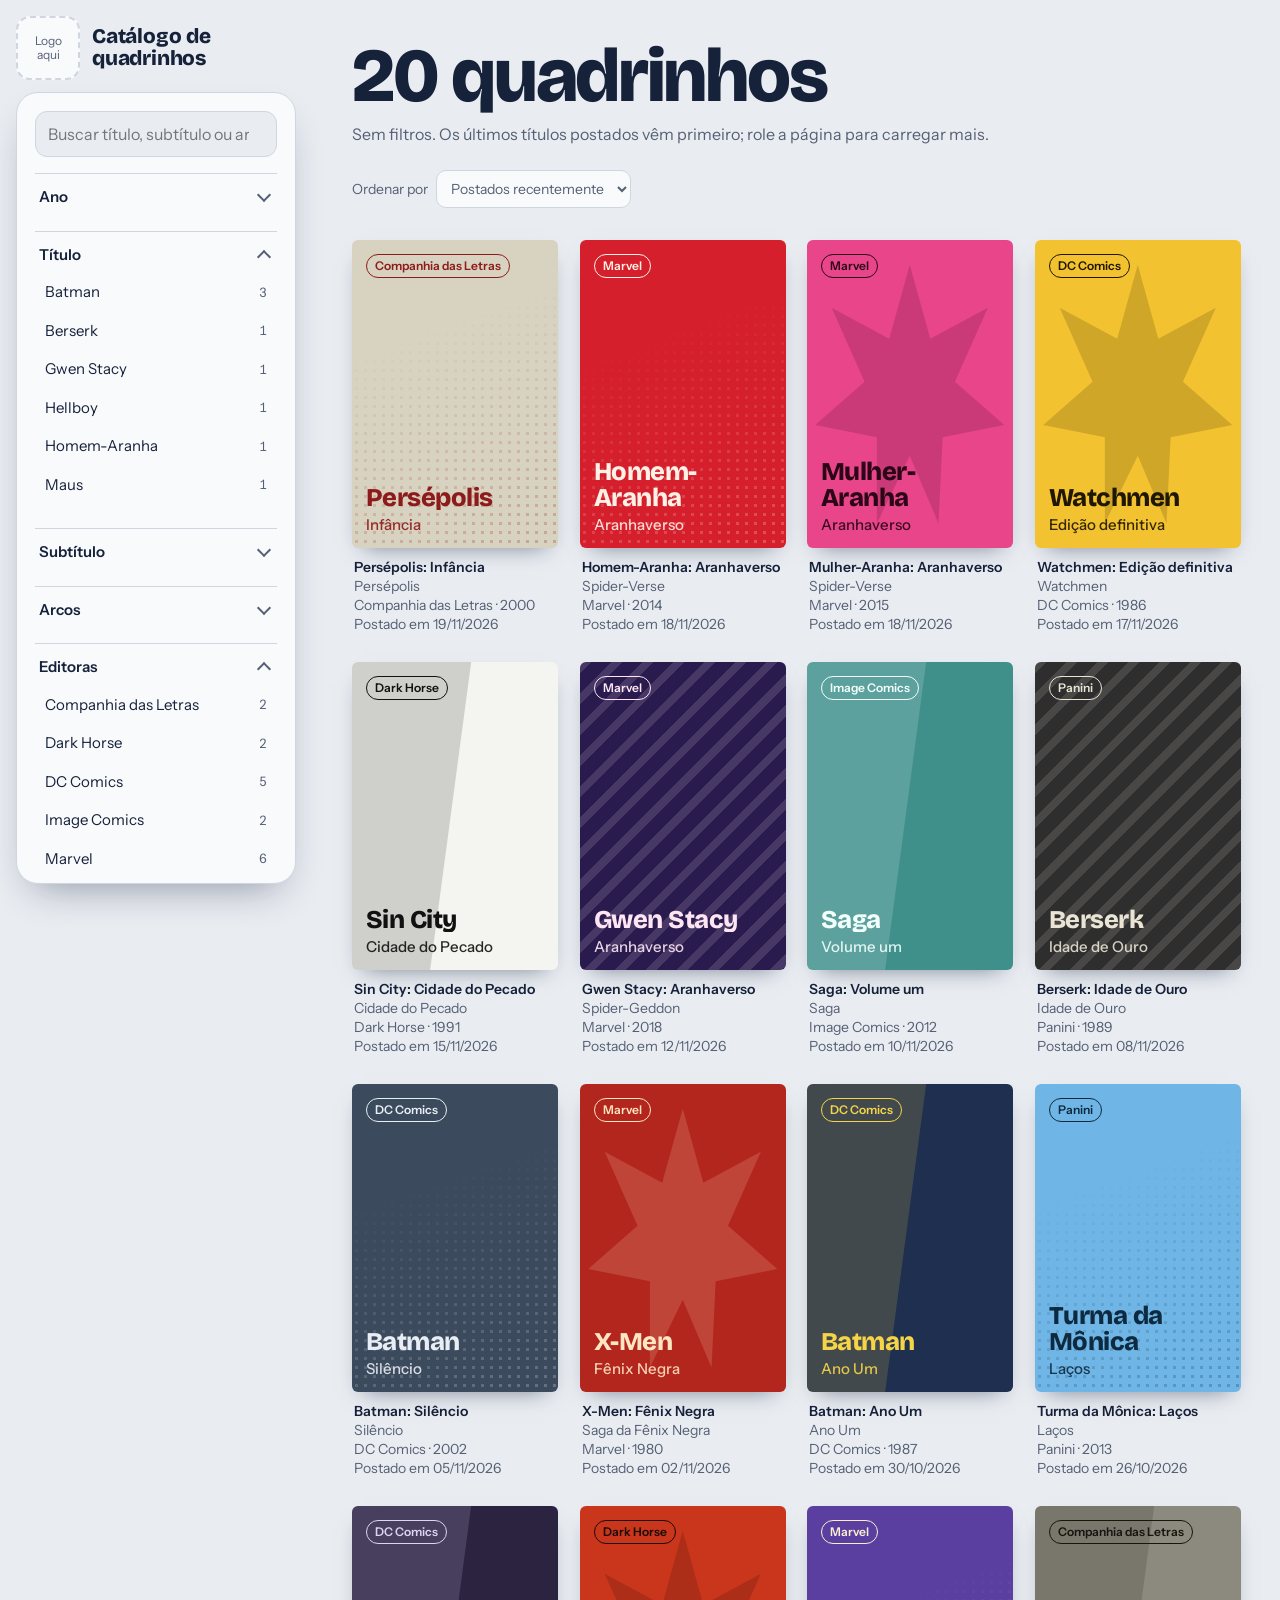
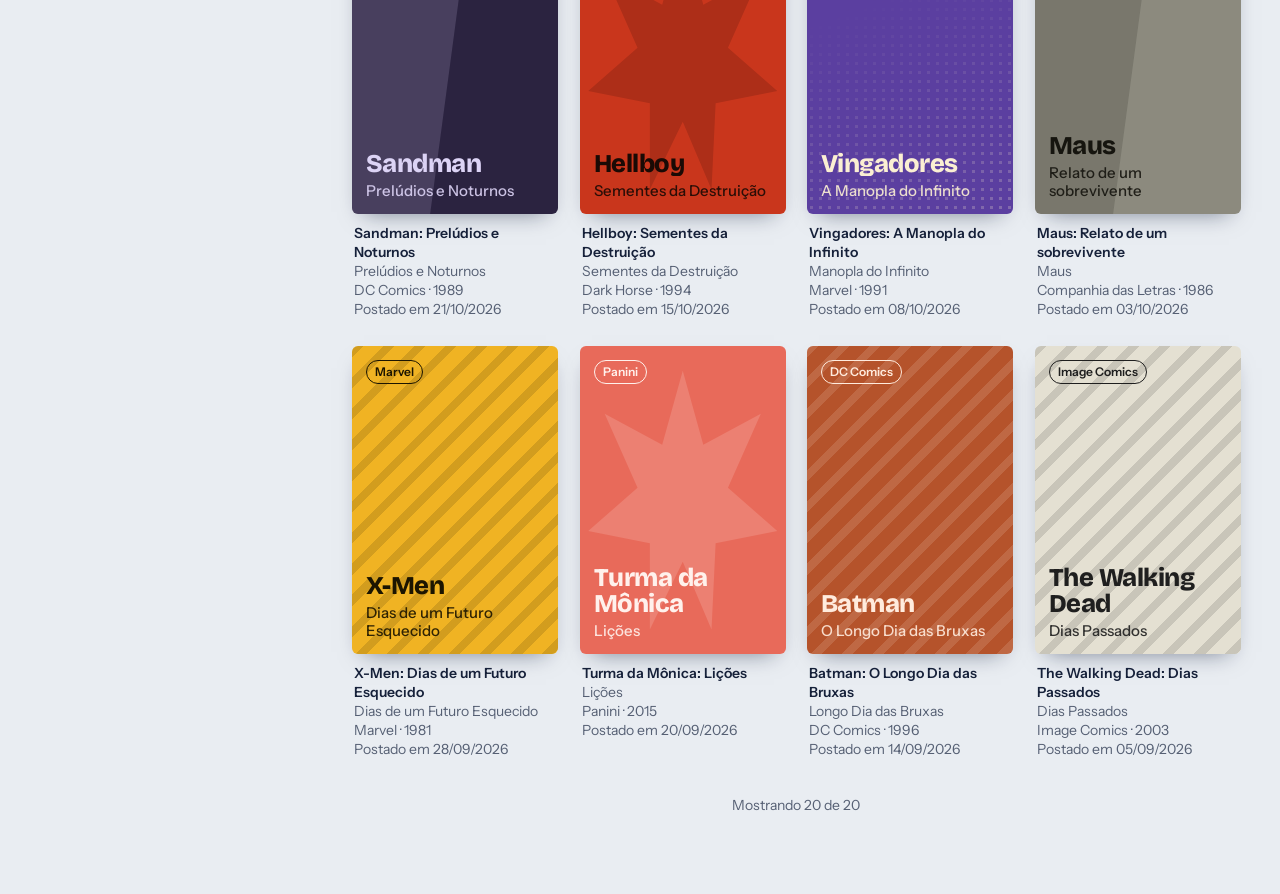
<file: Catálogo de filmes.html>
<!DOCTYPE html>
<html lang="pt-BR">
<head>
<meta charset="utf-8">
<meta name="viewport" content="width=device-width, initial-scale=1, viewport-fit=cover">
<title>Catálogo de quadrinhos</title>
<link rel="preconnect" href="https://fonts.googleapis.com">
<link rel="preconnect" href="https://fonts.gstatic.com" crossorigin>
<link href="https://fonts.googleapis.com/css2?family=Bricolage+Grotesque:opsz,wght@12..96,500;12..96,800&family=Instrument+Sans:wght@400;500;600&display=swap" rel="stylesheet">
<style>
:root{
  --bg:#E9EDF2; --panel:#F8FAFC; --ink:#16213A; --muted:#566074; --line:#CFD6E0; --accent:#0F766E; --on-ink:#F8FAFC;
  --display:"Bricolage Grotesque","Arial Narrow",system-ui,sans-serif; --body:"Instrument Sans",system-ui,sans-serif;
  color-scheme:light;
  box-sizing:border-box; padding-top:env(safe-area-inset-top,0px); padding-bottom:env(safe-area-inset-bottom,0px);
}
@media (prefers-color-scheme:dark){
  :root:not([data-theme="light"]){--bg:#121A2B;--panel:#1B2640;--ink:#E8ECF5;--muted:#9AA6BC;--line:#2B3856;--accent:#5EEAD4;--on-ink:#121A2B;color-scheme:dark}
}
:root[data-theme="dark"]{--bg:#121A2B;--panel:#1B2640;--ink:#E8ECF5;--muted:#9AA6BC;--line:#2B3856;--accent:#5EEAD4;--on-ink:#121A2B;color-scheme:dark}
html{scroll-padding-top:env(safe-area-inset-top,0px)}
*{box-sizing:border-box}
body{margin:0;background:var(--bg);color:var(--ink);font:400 1rem/1.5 var(--body)}
button,input,select,summary{font:inherit;color:inherit}
:focus-visible{outline:3px solid var(--accent);outline-offset:2px}

/* Logo + nome, canto superior esquerdo */
.brandbar{position:fixed;z-index:21;left:16px;top:calc(16px + env(safe-area-inset-top,0px));width:280px;height:64px;display:flex;align-items:center;gap:12px}
.logo{flex:none;width:64px;height:64px;border:2px dashed var(--line);border-radius:14px;background:var(--panel);cursor:pointer;display:grid;place-items:center;overflow:hidden;padding:0;color:var(--muted);font-size:.75rem;text-align:center;line-height:1.15}
.logo:hover{border-color:var(--ink)}
.logo.has{border-style:solid}
.logo img{width:100%;height:100%;object-fit:contain;display:block}
.brand{font:800 1.3rem/1.05 var(--display);letter-spacing:-.01em;margin:0}

/* Menu lateral suspenso */
.menu{position:fixed;z-index:20;left:16px;top:calc(92px + env(safe-area-inset-top,0px));bottom:calc(16px + env(safe-area-inset-bottom,0px));width:280px;
  background:var(--panel);border:1px solid var(--line);border-radius:22px;box-shadow:0 18px 40px -18px rgba(10,20,50,.45);
  display:flex;flex-direction:column;overflow:hidden}
.menu .scroll{overflow-y:auto;padding:18px 18px 18px;flex:1}
.search{width:100%;padding:10px 12px;border:1px solid var(--line);border-radius:12px;background:var(--bg)}
.grp{border-top:1px solid var(--line);margin-top:14px}
.grp:first-of-type{margin-top:16px}
.grp summary{list-style:none;display:flex;justify-content:space-between;align-items:center;gap:8px;padding:12px 4px 8px;cursor:pointer;font-weight:600;font-size:.9375rem}
.grp summary::-webkit-details-marker{display:none}
.grp summary::after{content:"";width:8px;height:8px;border-right:2px solid var(--muted);border-bottom:2px solid var(--muted);transform:rotate(45deg);margin:-4px 4px 0 auto;transition:transform .15s}
.grp[open] summary::after{transform:rotate(-135deg);margin-top:4px}
.badge{font-size:.75rem;font-weight:600;min-width:20px;padding:1px 7px;border-radius:999px;background:var(--ink);color:var(--on-ink);text-align:center}
.badge:empty{display:none}
.list{list-style:none;margin:0;padding:0 0 6px;display:grid;gap:2px;max-height:240px;overflow-y:auto}
.opt{width:100%;display:flex;justify-content:space-between;align-items:center;gap:8px;padding:7px 10px;border:0;border-radius:10px;background:none;text-align:left;cursor:pointer;font-size:.9375rem}
.opt:hover{background:var(--bg)}
.opt[aria-pressed="true"]{background:var(--ink);color:var(--on-ink)}
.opt .n{font-size:.8125rem;color:var(--muted);font-variant-numeric:tabular-nums}
.opt[aria-pressed="true"] .n{color:inherit;opacity:.75}
.zero:not([aria-pressed="true"]){opacity:.4}
.chips{display:flex;flex-wrap:wrap;gap:6px;padding:0 0 8px}
.chip{padding:6px 11px;border:1px solid var(--line);border-radius:999px;background:none;cursor:pointer;font-size:.875rem;font-variant-numeric:tabular-nums}
.chip:hover{border-color:var(--ink)}
.chip[aria-pressed="true"]{background:var(--ink);color:var(--on-ink);border-color:var(--ink)}
.reset{margin-top:18px;width:100%;padding:10px;border:1px solid var(--line);border-radius:12px;background:none;cursor:pointer;font-weight:500}
.reset:hover{border-color:var(--ink)}

/* Área principal */
main{margin-left:312px;padding:40px 40px 64px;max-width:1280px}
.top{display:flex;justify-content:space-between;align-items:flex-end;gap:24px;flex-wrap:wrap;margin-bottom:32px}
.count{font:800 clamp(2.5rem,6vw,4.75rem)/.95 var(--display);letter-spacing:-.03em;margin:0}
.desc{margin:10px 0 0;color:var(--muted);max-width:60ch}
.sort{display:flex;align-items:center;gap:8px;font-size:.875rem;color:var(--muted)}
.sort select{padding:8px 10px;border:1px solid var(--line);border-radius:10px;background:var(--panel)}
.grid{display:grid;grid-template-columns:repeat(auto-fill,minmax(180px,1fr));gap:28px 22px}
.card{animation:in .22s ease-out both}
@keyframes in{from{opacity:0;transform:scale(.97)}to{opacity:1;transform:none}}
.cover{position:relative;aspect-ratio:2/3;border-radius:6px;overflow:hidden;padding:14px;display:flex;flex-direction:column;justify-content:space-between;box-shadow:0 10px 22px -12px rgba(10,20,50,.55)}
.cover::before{content:"";position:absolute;inset:0;pointer-events:none;background:currentColor;opacity:.16}
.m0::before{background:radial-gradient(currentColor 24%,transparent 26%) 0 0/9px 9px;opacity:.25;-webkit-mask-image:linear-gradient(160deg,transparent 30%,#000);mask-image:linear-gradient(160deg,transparent 30%,#000)}
.m1::before{background:repeating-linear-gradient(135deg,currentColor 0 8px,transparent 8px 22px);opacity:.14}
.m2::before{clip-path:polygon(50% 8%,60% 32%,88% 22%,72% 46%,96% 60%,66% 64%,64% 92%,50% 70%,34% 92%,34% 64%,4% 60%,28% 46%,12% 22%,40% 32%)}
.m3::before{clip-path:polygon(0 0,58% 0,38% 100%,0 100%)}
.cover>*{position:relative}
.ed{align-self:flex-start;font:600 .75rem/1 var(--body);padding:5px 8px;border:1.5px solid currentColor;border-radius:999px}
.ct{font:800 1.6rem/1 var(--display);letter-spacing:-.02em;margin:0;display:-webkit-box;-webkit-line-clamp:4;-webkit-box-orient:vertical;overflow:hidden;overflow-wrap:anywhere}
.cs{margin:6px 0 0;font:500 .9375rem/1.2 var(--body);opacity:.9}
.meta{margin:10px 2px 0;font-size:.875rem;line-height:1.35}
.meta b{display:block;font-weight:600}
.meta span{color:var(--muted)}
.fim{margin-top:36px;text-align:center;color:var(--muted);font-size:.875rem}
.mais{margin-top:8px;padding:10px 18px;border:1px solid var(--line);border-radius:12px;background:none;cursor:pointer;font-weight:500}
.mais:hover{border-color:var(--ink)}
.card{display:block;color:inherit;text-decoration:none;border-radius:8px}
.card:hover .meta b{text-decoration:underline}
.leitor{position:fixed;inset:0;z-index:40;background:var(--bg);display:flex;flex-direction:column;padding-top:env(safe-area-inset-top,0px)}
.leitor[hidden]{display:none}
.lbar{display:flex;align-items:center;gap:12px;padding:10px 16px;background:var(--panel);border-bottom:1px solid var(--line);flex-wrap:wrap}
.lbar button,.lbar a{padding:8px 12px;border:1px solid var(--line);border-radius:10px;background:none;cursor:pointer;font-size:.875rem;text-decoration:none;color:inherit}
.lbar button:hover,.lbar a:hover{border-color:var(--ink)}
.ltit{flex:1;min-width:160px;display:flex;flex-direction:column;line-height:1.25}
.ltit b{font:800 1.1rem/1.1 var(--display)}
.ltit span{color:var(--muted);font-size:.8125rem}
.ltools{display:flex;align-items:center;gap:8px;flex-wrap:wrap}
#zval{min-width:3.2em;text-align:center;font-variant-numeric:tabular-nums;font-size:.875rem}
.lbody{flex:1;overflow:auto}
.lpag{display:flex;flex-direction:column;align-items:center;gap:14px;width:max-content;min-width:100%;padding:16px}
.pg{background:#fff;box-shadow:0 8px 22px -12px rgba(10,20,50,.55);width:var(--pw)}
.pg canvas{display:block}
.lmsg{text-align:center;color:var(--muted);padding:48px 16px;margin:0}
.lmsg:empty{display:none}
.lpg{position:absolute;left:50%;transform:translateX(-50%);bottom:calc(16px + env(safe-area-inset-bottom,0px));margin:0;padding:6px 14px;border-radius:999px;background:var(--ink);color:var(--on-ink);font-size:.8125rem;pointer-events:none}
.lpg:empty{display:none}
.empty{grid-column:1/-1;padding:48px 0;color:var(--muted)}
.empty button{margin-top:12px;padding:10px 16px;border:0;border-radius:12px;background:var(--ink);color:var(--on-ink);cursor:pointer;font-weight:500}

/* Mobile */
.fab,.scrim{display:none}
@media (max-width:860px){
  .brandbar{position:absolute;left:18px;top:calc(16px + env(safe-area-inset-top,0px))}
  main{margin-left:0;padding:104px 18px 110px}
  .menu{left:12px;right:12px;width:auto;top:auto;max-height:78vh;bottom:calc(12px + env(safe-area-inset-bottom,0px));transform:translateY(calc(100% + 40px));transition:transform .25s ease;visibility:hidden}
  .menu.open{transform:none;visibility:visible}
  .fab{display:inline-flex;position:fixed;z-index:15;left:50%;transform:translateX(-50%);bottom:calc(20px + env(safe-area-inset-bottom,0px));padding:12px 22px;border:0;border-radius:999px;background:var(--ink);color:var(--on-ink);font-weight:600;cursor:pointer;box-shadow:0 12px 26px -10px rgba(10,20,50,.6)}
  .scrim{position:fixed;inset:0;z-index:19;background:rgba(10,20,40,.45);border:0}
  .scrim.show{display:block}
  .grid{grid-template-columns:repeat(auto-fill,minmax(150px,1fr));gap:22px 14px}
}
@media (prefers-reduced-motion:reduce){.card{animation:none}.menu{transition:none}}
</style>
</head>
<body>

<div class="brandbar">
  <button class="logo" id="logo" type="button" aria-label="Escolher logo (imagem quadrada)"><span id="logoph">Logo<br>aqui</span></button>
  <input type="file" id="logoin" accept="image/*" hidden>
  <p class="brand">Catálogo de quadrinhos</p>
</div>

<aside class="menu" id="menu" aria-label="Filtros do catálogo">
  <div class="scroll">
    <input class="search" id="q" type="search" placeholder="Buscar título, subtítulo ou arco" aria-label="Buscar" autocomplete="off">
    <div id="grupos"></div>
    <button class="reset" id="reset" type="button">Limpar filtros</button>
  </div>
</aside>

<section class="leitor" id="leitor" hidden aria-label="Leitor de PDF">
  <header class="lbar">
    <button type="button" id="lback">Voltar ao catálogo</button>
    <div class="ltit"><b id="ltit"></b><span id="lsub"></span></div>
    <div class="ltools">
      <button type="button" id="zmenos" aria-label="Diminuir zoom">−</button>
      <span id="zval" aria-live="polite">100%</span>
      <button type="button" id="zmais" aria-label="Aumentar zoom">+</button>
      <a id="lopen" target="_blank" rel="noopener" hidden>Abrir PDF</a>
      <button type="button" id="lanexa" hidden>Anexar PDF</button>
      <input type="file" id="lfile" accept="application/pdf" hidden>
    </div>
  </header>
  <div class="lbody" id="lbody"><p class="lmsg" id="lmsg"></p><div class="lpag" id="lpag"></div></div>
  <p class="lpg" id="lpg" aria-live="polite"></p>
</section>

<button class="scrim" id="scrim" type="button" aria-label="Fechar filtros"></button>
<button class="fab" id="fab" type="button" aria-controls="menu" aria-expanded="false">Filtros</button>

<main>
  <div class="top">
    <div>
      <h1 class="count" id="count" aria-live="polite"></h1>
      <p class="desc" id="desc"></p>
    </div>
    <label class="sort">Ordenar por
      <select id="sort">
        <option value="post">Postados recentemente</option>
        <option value="novo">Ano (mais novos)</option>
        <option value="antigo">Ano (mais antigos)</option>
        <option value="az">Título (A–Z)</option>
      </select>
    </label>
  </div>
  <section class="grid" id="grid" aria-label="Quadrinhos"></section>
  <div class="fim" id="fim"><p id="fimtxt" aria-live="polite"></p><button type="button" class="mais" id="mais">Carregar mais</button></div>
</main>

<script>
// Para fixar o logo no código, cole aqui o endereço da imagem (data: URI).
var LOGO_SRC = "";

// pdf (opcional) = endereço do PDF do título; PDFs anexados pela página ficam salvos à parte
// a = ano, t = título, s = subtítulo, r = arco, e = editora, p = data de postagem (AAAA-MM-DD)
var ITENS = [
 {t:"Homem-Aranha",s:"Aranhaverso",r:"Spider-Verse",e:"Marvel",a:2014,p:"2026-11-18",c:"#D61F2C",f:"#FFF1E6",m:0},
 {t:"Mulher-Aranha",s:"Aranhaverso",r:"Spider-Verse",e:"Marvel",a:2015,p:"2026-11-18",c:"#E8458B",f:"#2B0616",m:2},
 {t:"Gwen Stacy",s:"Aranhaverso",r:"Spider-Geddon",e:"Marvel",a:2018,p:"2026-11-12",c:"#2A1B4F",f:"#FDE6F2",m:1},
 {t:"Batman",s:"Ano Um",r:"Ano Um",e:"DC Comics",a:1987,p:"2026-10-30",c:"#1E2F4F",f:"#F5D547",m:3},
 {t:"Batman",s:"Silêncio",r:"Silêncio",e:"DC Comics",a:2002,p:"2026-11-05",c:"#3B4A5C",f:"#E9EEF4",m:0},
 {t:"Batman",s:"O Longo Dia das Bruxas",r:"Longo Dia das Bruxas",e:"DC Comics",a:1996,p:"2026-09-14",c:"#B5532B",f:"#FFEBDD",m:1},
 {t:"Watchmen",s:"Edição definitiva",r:"Watchmen",e:"DC Comics",a:1986,p:"2026-11-17",c:"#F2C230",f:"#1F1700",m:2},
 {t:"Sandman",s:"Prelúdios e Noturnos",r:"Prelúdios e Noturnos",e:"DC Comics",a:1989,p:"2026-10-21",c:"#2B2340",f:"#DCD3F5",m:3},
 {t:"X-Men",s:"Dias de um Futuro Esquecido",r:"Dias de um Futuro Esquecido",e:"Marvel",a:1981,p:"2026-09-28",c:"#F0B323",f:"#1C1500",m:1},
 {t:"X-Men",s:"Fênix Negra",r:"Saga da Fênix Negra",e:"Marvel",a:1980,p:"2026-11-02",c:"#B3261E",f:"#FFE5C2",m:2},
 {t:"Vingadores",s:"A Manopla do Infinito",r:"Manopla do Infinito",e:"Marvel",a:1991,p:"2026-10-08",c:"#5B3FA0",f:"#FBEFD2",m:0},
 {t:"Saga",s:"Volume um",r:"Saga",e:"Image Comics",a:2012,p:"2026-11-10",c:"#3F8F8A",f:"#F2FFFC",m:3},
 {t:"The Walking Dead",s:"Dias Passados",r:"Dias Passados",e:"Image Comics",a:2003,p:"2026-09-05",c:"#E4E0D2",f:"#1F1F1F",m:1},
 {t:"Hellboy",s:"Sementes da Destruição",r:"Sementes da Destruição",e:"Dark Horse",a:1994,p:"2026-10-15",c:"#C9361C",f:"#1A0A05",m:2},
 {t:"Sin City",s:"Cidade do Pecado",r:"Cidade do Pecado",e:"Dark Horse",a:1991,p:"2026-11-15",c:"#F4F4F0",f:"#111111",m:3},
 {t:"Turma da Mônica",s:"Laços",r:"Laços",e:"Panini",a:2013,p:"2026-10-26",c:"#6FB6E6",f:"#0E2A40",m:0},
 {t:"Turma da Mônica",s:"Lições",r:"Lições",e:"Panini",a:2015,p:"2026-09-20",c:"#E86A5A",f:"#FFF1EC",m:2},
 {t:"Berserk",s:"Idade de Ouro",r:"Idade de Ouro",e:"Panini",a:1989,p:"2026-11-08",c:"#2E2E2E",f:"#E9E4D4",m:1},
 {t:"Maus",s:"Relato de um sobrevivente",r:"Maus",e:"Companhia das Letras",a:1986,p:"2026-10-03",c:"#8C8A7E",f:"#16150F",m:3},
 {t:"Persépolis",s:"Infância",r:"Persépolis",e:"Companhia das Letras",a:2000,p:"2026-11-19",c:"#D8D2C0",f:"#8E1B1B",m:0}
];
var GRUPOS = [
 {k:"a",nome:"Ano",chips:true,aberto:false},
 {k:"t",nome:"Título",aberto:true},
 {k:"s",nome:"Subtítulo",aberto:false},
 {k:"r",nome:"Arcos",aberto:false},
 {k:"e",nome:"Editoras",aberto:true}
];
var $ = function(id){return document.getElementById(id)};
function norm(s){return s.normalize("NFD").replace(/[\u0300-\u036f]/g,"").toLowerCase();}
function esc(s){return String(s).replace(/&/g,"&amp;").replace(/</g,"&lt;");}

var st = {q:"",sort:"post",sel:{a:[],t:[],s:[],r:[],e:[]}};

function passa(f, ignora){
  for(var i=0;i<GRUPOS.length;i++){
    var k=GRUPOS[i].k;
    if(k!==ignora && st.sel[k].length && st.sel[k].indexOf(String(f[k]))<0) return false;
  }
  if(st.q && norm(f.t+" "+f.s+" "+f.r).indexOf(norm(st.q))<0) return false;
  return true;
}

function montaGrupos(){
  var html = GRUPOS.map(function(g){
    var vals = ITENS.map(function(f){return String(f[g.k])}).filter(function(v,i,a){return a.indexOf(v)===i});
    vals.sort(g.k==="a" ? function(a,b){return b-a} : function(a,b){return a.localeCompare(b,"pt-BR")});
    var corpo = g.chips
      ? '<div class="chips">'+vals.map(function(v){return '<button type="button" class="chip" data-k="'+g.k+'" data-v="'+esc(v)+'" aria-pressed="false">'+v+'</button>'}).join("")+'</div>'
      : '<ul class="list">'+vals.map(function(v){return '<li><button type="button" class="opt" data-k="'+g.k+'" data-v="'+esc(v)+'" aria-pressed="false"><span>'+esc(v)+'</span><span class="n"></span></button></li>'}).join("")+'</ul>';
    return '<details class="grp"'+(g.aberto?" open":"")+'><summary><span>'+g.nome+'</span><span class="badge" data-b="'+g.k+'"></span></summary>'+corpo+'</details>';
  }).join("");
  $("grupos").innerHTML = html;
}

function atualizaMenu(){
  document.querySelectorAll("[data-k][data-v]").forEach(function(b){
    var k=b.dataset.k, v=b.dataset.v;
    var n = ITENS.filter(function(f){return passa(f,k) && String(f[k])===v}).length;
    b.setAttribute("aria-pressed", String(st.sel[k].indexOf(v)>=0));
    b.classList.toggle("zero", n===0);
    var c = b.querySelector(".n"); if(c) c.textContent = n;
    if(!c) b.title = n+(n===1?" item":" itens");
  });
  GRUPOS.forEach(function(g){
    var n = st.sel[g.k].length;
    document.querySelector('[data-b="'+g.k+'"]').textContent = n || "";
  });
}

function ativos(){
  return GRUPOS.reduce(function(s,g){return s+st.sel[g.k].length},0)+(st.q?1:0);
}
function descricao(){
  var p=[];
  GRUPOS.forEach(function(g){ if(st.sel[g.k].length) p.push(g.nome+": "+st.sel[g.k].join(", ")); });
  if(st.q) p.push("busca “"+st.q+"”");
  return p.length ? "Filtros ativos. "+p.join("; ")+"." : "Sem filtros."+(st.sort==="post"?" Os últimos títulos postados vêm primeiro; role a página para carregar mais.":"");
}

var LOTE = 8, atual = [], vis = 0, obs = null;
function fmt(p){return p.slice(8,10)+"/"+p.slice(5,7)+"/"+p.slice(0,4);}
function cartao(f,i){
  return '<a class="card" href="#ler-'+f.id+'" aria-label="Ler '+esc(f.t)+': '+esc(f.s)+'" style="animation-delay:'+Math.min(i,12)*14+'ms">'+
    '<div class="cover m'+f.m+'" style="background:'+f.c+';color:'+f.f+'">'+
      '<span class="ed">'+esc(f.e)+'</span>'+
      '<div><h2 class="ct">'+esc(f.t)+'</h2><p class="cs">'+esc(f.s)+'</p></div>'+
    '</div>'+
    '<p class="meta"><b>'+esc(f.t)+': '+esc(f.s)+'</b><span>'+esc(f.r)+'<br>'+esc(f.e)+' · '+f.a+'<br>Postado em '+fmt(f.p)+'</span></p>'+
  '</a>';
}
function statusFim(){
  var n = atual.length;
  $("fimtxt").textContent = n ? "Mostrando "+vis+" de "+n : "";
  $("mais").hidden = vis>=n;
}
function renderiza(){
  atual = ITENS.filter(function(f){return passa(f)});
  atual.sort(function(a,b){
    if(st.sort==="post") return b.p.localeCompare(a.p) || a.t.localeCompare(b.t,"pt-BR");
    if(st.sort==="novo") return b.a-a.a || a.t.localeCompare(b.t,"pt-BR");
    if(st.sort==="antigo") return a.a-b.a || a.t.localeCompare(b.t,"pt-BR");
    return a.t.localeCompare(b.t,"pt-BR") || a.s.localeCompare(b.s,"pt-BR");
  });
  var n = atual.length;
  $("count").textContent = n+(n===1?" quadrinho":" quadrinhos");
  $("desc").textContent = descricao();
  $("fab").textContent = "Filtros"+(ativos()?" ("+ativos()+")":"");
  vis = Math.min(LOTE,n);
  var g = $("grid");
  if(!n){
    g.innerHTML = '<div class="empty">Nenhum quadrinho combina com esses filtros.<br><button type="button" id="limpa2">Limpar filtros</button></div>';
    $("limpa2").onclick = limpa;
  } else {
    g.innerHTML = atual.slice(0,vis).map(cartao).join("");
  }
  statusFim();
  atualizaMenu();
  if(obs){obs.unobserve($("fim"));obs.observe($("fim"));}
}
function carrega(){
  if(vis>=atual.length) return;
  var ini = vis; vis = Math.min(vis+LOTE,atual.length);
  $("grid").insertAdjacentHTML("beforeend", atual.slice(ini,vis).map(cartao).join(""));
  statusFim();
  if(obs){obs.unobserve($("fim"));obs.observe($("fim"));}
}

function limpa(){
  GRUPOS.forEach(function(g){st.sel[g.k]=[]});
  st.q=""; $("q").value="";
  renderiza();
}

montaGrupos();
$("menu").addEventListener("click", function(e){
  var b = e.target.closest("[data-k][data-v]"); if(!b) return;
  var arr = st.sel[b.dataset.k], i = arr.indexOf(b.dataset.v);
  if(i>=0) arr.splice(i,1); else arr.push(b.dataset.v);
  renderiza();
});
$("q").addEventListener("input", function(e){st.q=e.target.value.trim();renderiza();});
$("sort").addEventListener("change", function(e){st.sort=e.target.value;renderiza();});
$("reset").addEventListener("click", limpa);

// Logo
function mostraLogo(src){
  var l=$("logo"); l.classList.add("has"); l.innerHTML='<img alt="Logo" src="'+src+'">';
}
if(LOGO_SRC) mostraLogo(LOGO_SRC);
$("logo").addEventListener("click", function(){$("logoin").click();});
$("logoin").addEventListener("change", function(e){
  var f=e.target.files[0]; if(f) mostraLogo(URL.createObjectURL(f));
});


// Leitor de PDF
function slug(f){return norm(f.t+" "+f.s+" "+f.a).replace(/[^a-z0-9]+/g,"-").replace(/^-|-$/g,"");}
ITENS.forEach(function(f){f.id=slug(f);});
var cur=null, pdfDoc=null, zoom=1, token=0, savedY=0, pdfSrc="", libP=null, capsP=null, pobs=null, ratio=1.45;
function usa(n){return (window.claude&&window.claude.use)?window.claude.use(n):Promise.resolve(null);}
function caps(){
  if(!capsP) capsP=Promise.all([usa("assets"),usa("db")]).then(function(a){return a[0]&&a[1]?{assets:a[0],db:a[1]}:null;}).catch(function(){return null;});
  return capsP;
}
function carregaLib(){
  if(libP) return libP;
  var base="https://cdnjs.cloudflare.com/ajax/libs/pdf.js/3.11.174/";
  function js(src){return new Promise(function(ok,no){var t=document.createElement("script");t.src=src;t.onload=ok;t.onerror=no;document.head.appendChild(t);});}
  libP=js(base+"pdf.min.js").then(function(){return js(base+"pdf.worker.min.js");}).then(function(){
    window.pdfjsLib.GlobalWorkerOptions.workerSrc=base+"pdf.worker.min.js"; return window.pdfjsLib;
  });
  libP.catch(function(){libP=null;});
  return libP;
}
function msg(t){$("lmsg").textContent=t||"";}
function fonte(f){
  if(f.pdf) return Promise.resolve(f.pdf);
  return usa("db").then(function(db){
    if(!db) return null;
    return db.doc("pdfs/"+f.id).get().then(function(sn){
      var d = sn.exists ? sn.data() : null;
      return d && d.assetId ? "/_blob/"+d.assetId : null;
    });
  }).catch(function(){return null;});
}
function limpaPdf(){
  token++; if(pobs){pobs.disconnect();pobs=null;}
  if(pdfDoc){try{pdfDoc.destroy();}catch(e){} pdfDoc=null;}
  $("lpag").innerHTML=""; $("lpg").textContent=""; msg("");
}
function abreLeitor(f){
  if($("leitor").hidden) savedY=window.scrollY;
  cur=f; zoom=1; $("zval").textContent="100%";
  $("leitor").hidden=false; document.body.style.overflow="hidden";
  document.querySelectorAll("main,.menu,.brandbar,.fab").forEach(function(e){e.inert=true;});
  $("ltit").textContent=f.t+": "+f.s; $("lsub").textContent=f.r+" · "+f.e+" · "+f.a;
  $("lback").focus(); carregaPdf(f);
}
function fechaLeitor(){
  if($("leitor").hidden) return;
  $("leitor").hidden=true; document.body.style.overflow=""; limpaPdf(); cur=null;
  document.querySelectorAll("main,.menu,.brandbar,.fab").forEach(function(e){e.inert=false;});
  window.scrollTo(0,savedY);
}
function atualizaAnexo(){
  caps().then(function(c){ $("lanexa").hidden=!c; $("lanexa").textContent=pdfSrc?"Trocar PDF":"Anexar PDF"; });
}
function carregaPdf(f){
  limpaPdf(); var my=token; pdfSrc=""; $("lopen").hidden=true; $("lanexa").hidden=true;
  msg("Procurando o PDF…");
  fonte(f).then(function(src){
    if(my!==token) return;
    pdfSrc=src||""; atualizaAnexo();
    if(!src){
      msg("Este título ainda não tem PDF anexado."); 
      caps().then(function(c){ if(c && my===token) msg("Este título ainda não tem PDF. Use “Anexar PDF” para enviar o arquivo (até 20 MB)."); });
      return;
    }
    $("lopen").href=src; $("lopen").hidden=false; msg("Carregando o PDF…");
    return carregaLib().then(function(lib){return lib.getDocument({url:src}).promise;}).then(function(doc){
      if(my!==token){doc.destroy();return;}
      pdfDoc=doc; msg(""); montaPaginas(my,1);
    });
  }).catch(function(){ if(my===token) msg("Não foi possível exibir o PDF aqui. Use “Abrir PDF” para vê-lo em outra aba."); });
}
function larguraPagina(){return Math.max(200,Math.min($("lbody").clientWidth-32,960))*zoom;}
function montaPaginas(my,irPara){
  var host=$("lpag"); if(pobs){pobs.disconnect();}
  pdfDoc.getPage(1).then(function(p1){
    if(my!==token) return;
    var v=p1.getViewport({scale:1}); ratio=v.height/v.width;
    var w=larguraPagina(); host.innerHTML="";
    for(var i=1;i<=pdfDoc.numPages;i++){
      var d=document.createElement("div"); d.className="pg"; d.dataset.n=i;
      d.style.setProperty("--pw",w+"px"); d.style.height=(w*ratio)+"px"; host.appendChild(d);
    }
    pobs=new IntersectionObserver(function(es){es.forEach(function(e){if(e.isIntersecting) renderPagina(e.target,my);});},{root:$("lbody"),rootMargin:"900px 0px"});
    host.querySelectorAll(".pg").forEach(function(d){pobs.observe(d);});
    var alvo=host.children[irPara-1]; if(alvo) $("lbody").scrollTop=alvo.offsetTop-8;
    marcaPagina();
  });
}
function renderPagina(d,my){
  if(d.dataset.ok) return; d.dataset.ok="1";
  pdfDoc.getPage(+d.dataset.n).then(function(pg){
    if(my!==token) return;
    var w=larguraPagina(), v1=pg.getViewport({scale:1}), dpr=Math.min(window.devicePixelRatio||1,2);
    var vp=pg.getViewport({scale:w/v1.width*dpr}), c=document.createElement("canvas");
    c.width=vp.width; c.height=vp.height; c.style.width=w+"px"; c.style.height=(vp.height/dpr)+"px";
    d.style.height="auto"; d.appendChild(c);
    pg.render({canvasContext:c.getContext("2d"),viewport:vp});
  }).catch(function(){d.dataset.ok="";});
}
function paginaAtual(){
  var b=$("lbody"), ds=$("lpag").children, ref=b.scrollTop+b.clientHeight/3, n=1;
  for(var i=0;i<ds.length;i++){ if(ds[i].offsetTop<=ref) n=i+1; else break; }
  return n;
}
function marcaPagina(){ if(pdfDoc) $("lpg").textContent="Página "+paginaAtual()+" de "+pdfDoc.numPages; }
var tick=false;
$("lbody").addEventListener("scroll",function(){ if(tick) return; tick=true; requestAnimationFrame(function(){tick=false;marcaPagina();}); });
function mudaZoom(d){
  if(!pdfDoc) return;
  zoom=Math.min(2.5,Math.max(0.5,Math.round((zoom+d)*4)/4)); $("zval").textContent=Math.round(zoom*100)+"%";
  var n=paginaAtual(); montaPaginas(token,n);
}
$("zmenos").addEventListener("click",function(){mudaZoom(-0.25);});
$("zmais").addEventListener("click",function(){mudaZoom(0.25);});
$("lback").addEventListener("click",function(){location.hash="";});
$("lanexa").addEventListener("click",function(){$("lfile").click();});
$("lfile").addEventListener("change",function(e){
  var file=e.target.files[0]; e.target.value=""; if(!file||!cur) return;
  if(file.type!=="application/pdf"){msg("Escolha um arquivo PDF.");return;}
  var f=cur; limpaPdf(); msg("Enviando o PDF…");
  caps().then(function(c){
    return c.assets.upload(file,{type:"application/pdf"}).then(function(r){
      return c.db.doc("pdfs/"+f.id).set({assetId:r.id,nome:file.name});
    });
  }).then(function(){ if(cur===f) carregaPdf(f); })
  .catch(function(err){ msg(err&&err.code==="too_large" ? "O arquivo passa de 20 MB." : "Não foi possível enviar o PDF. Tente novamente."); });
});
function rota(){
  var h=location.hash.slice(1), f=null;
  if(h.indexOf("ler-")===0) f=ITENS.filter(function(x){return "ler-"+x.id===h;})[0]||null;
  if(f){ if(cur!==f) abreLeitor(f); } else fechaLeitor();
}
window.addEventListener("hashchange",rota);
document.addEventListener("keydown",function(e){ if(e.key==="Escape" && !$("leitor").hidden) location.hash=""; });

// Gaveta no celular
function abre(v){
  $("menu").classList.toggle("open", v);
  $("scrim").classList.toggle("show", v);
  $("fab").setAttribute("aria-expanded", String(v));
  if(v) $("q").focus({preventScroll:true}); else $("fab").focus({preventScroll:true});
}
$("fab").addEventListener("click", function(){abre(!$("menu").classList.contains("open"));});
$("scrim").addEventListener("click", function(){abre(false);});
document.addEventListener("keydown", function(e){if(e.key==="Escape" && $("menu").classList.contains("open")) abre(false);});

$("mais").addEventListener("click", carrega);
if("IntersectionObserver" in window){
  obs = new IntersectionObserver(function(es){ if(es[0].isIntersecting) carrega(); },{rootMargin:"200px 0px"});
  obs.observe($("fim"));
}
renderiza();
rota();
</script>
</body>
</html>
</file>
